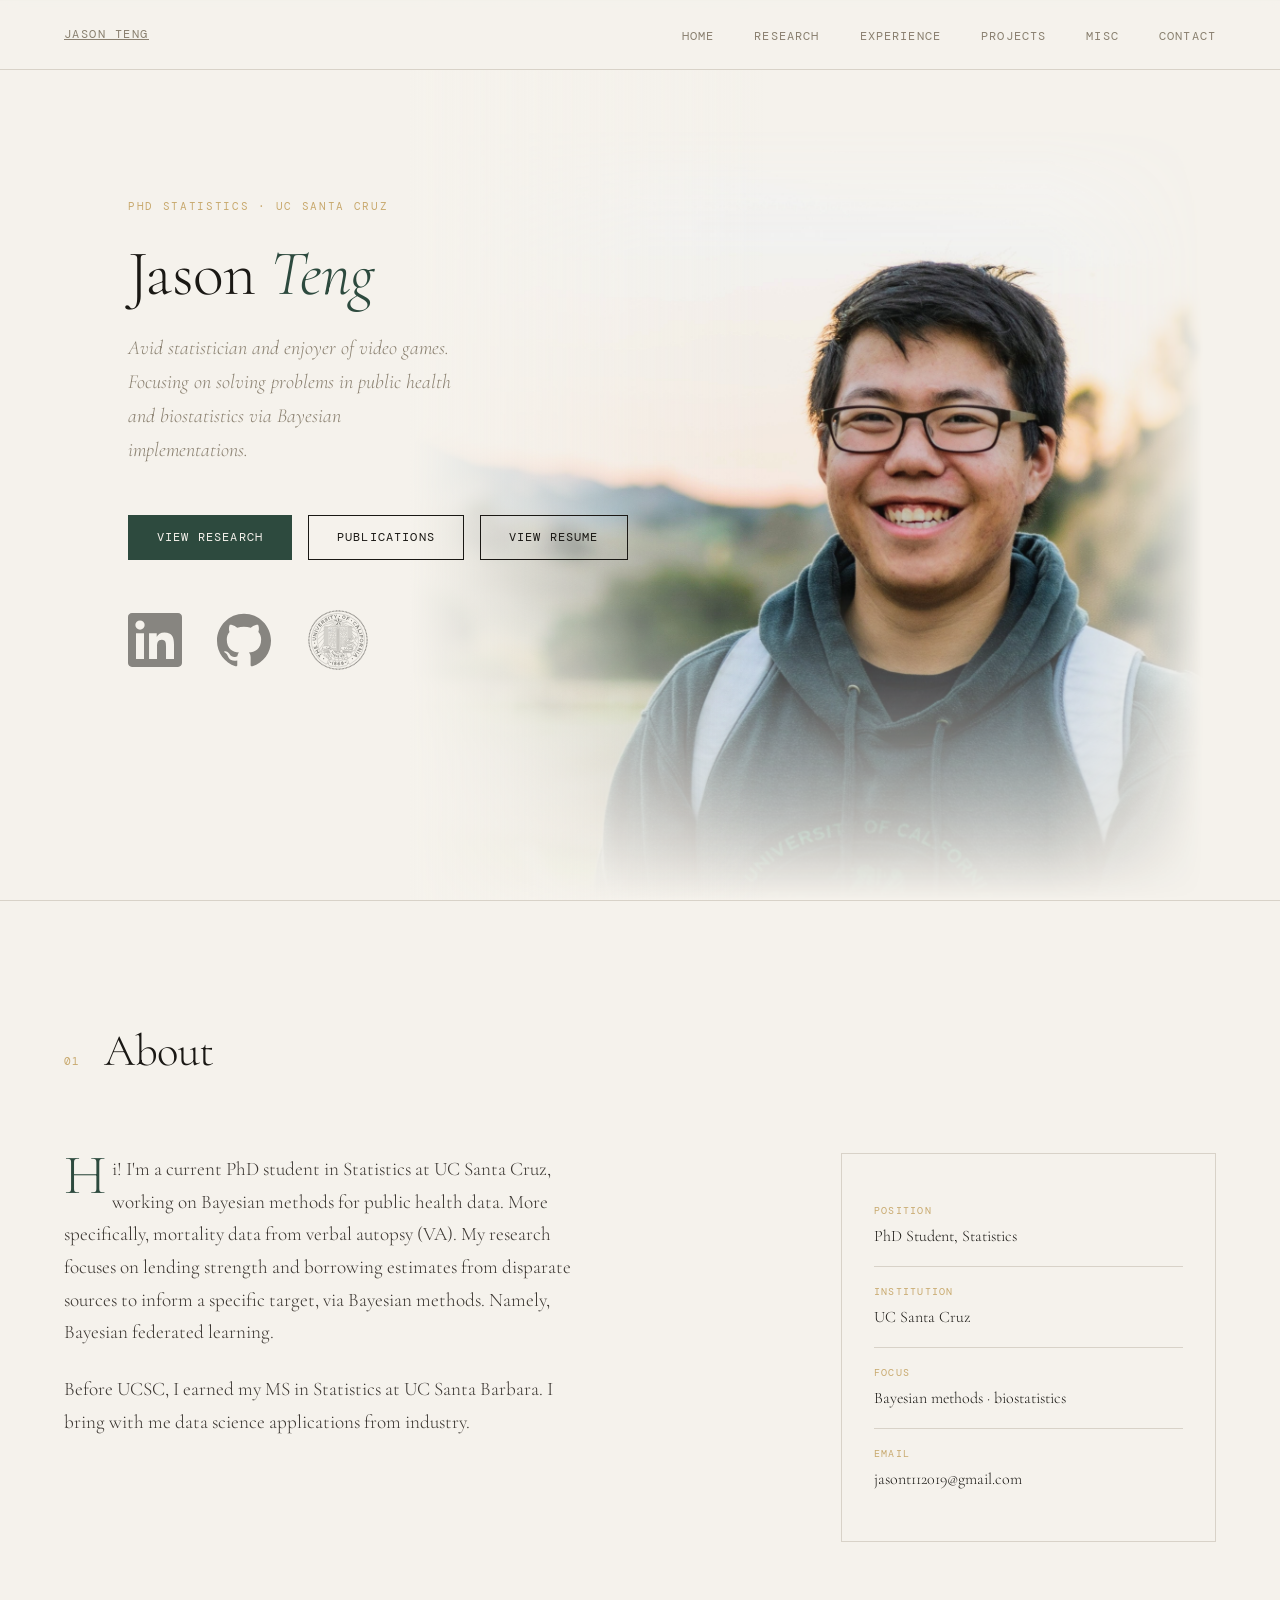
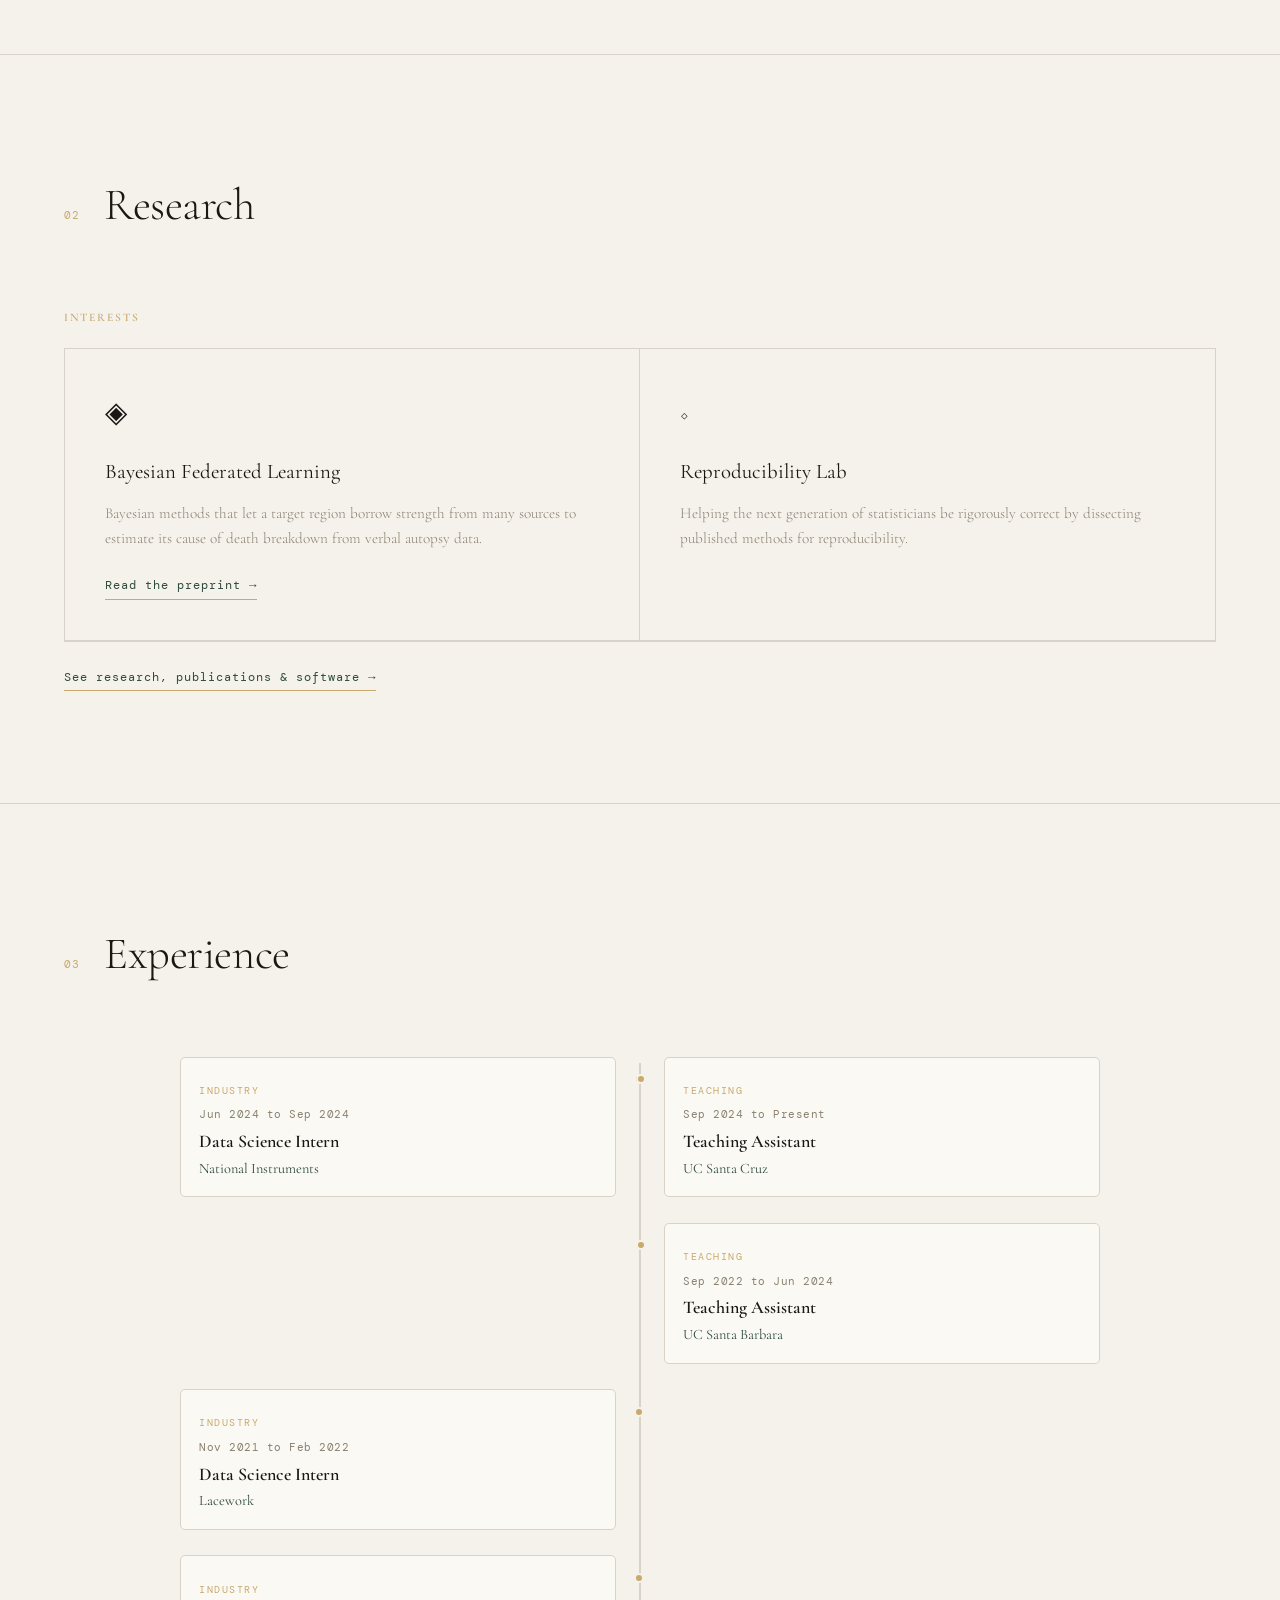
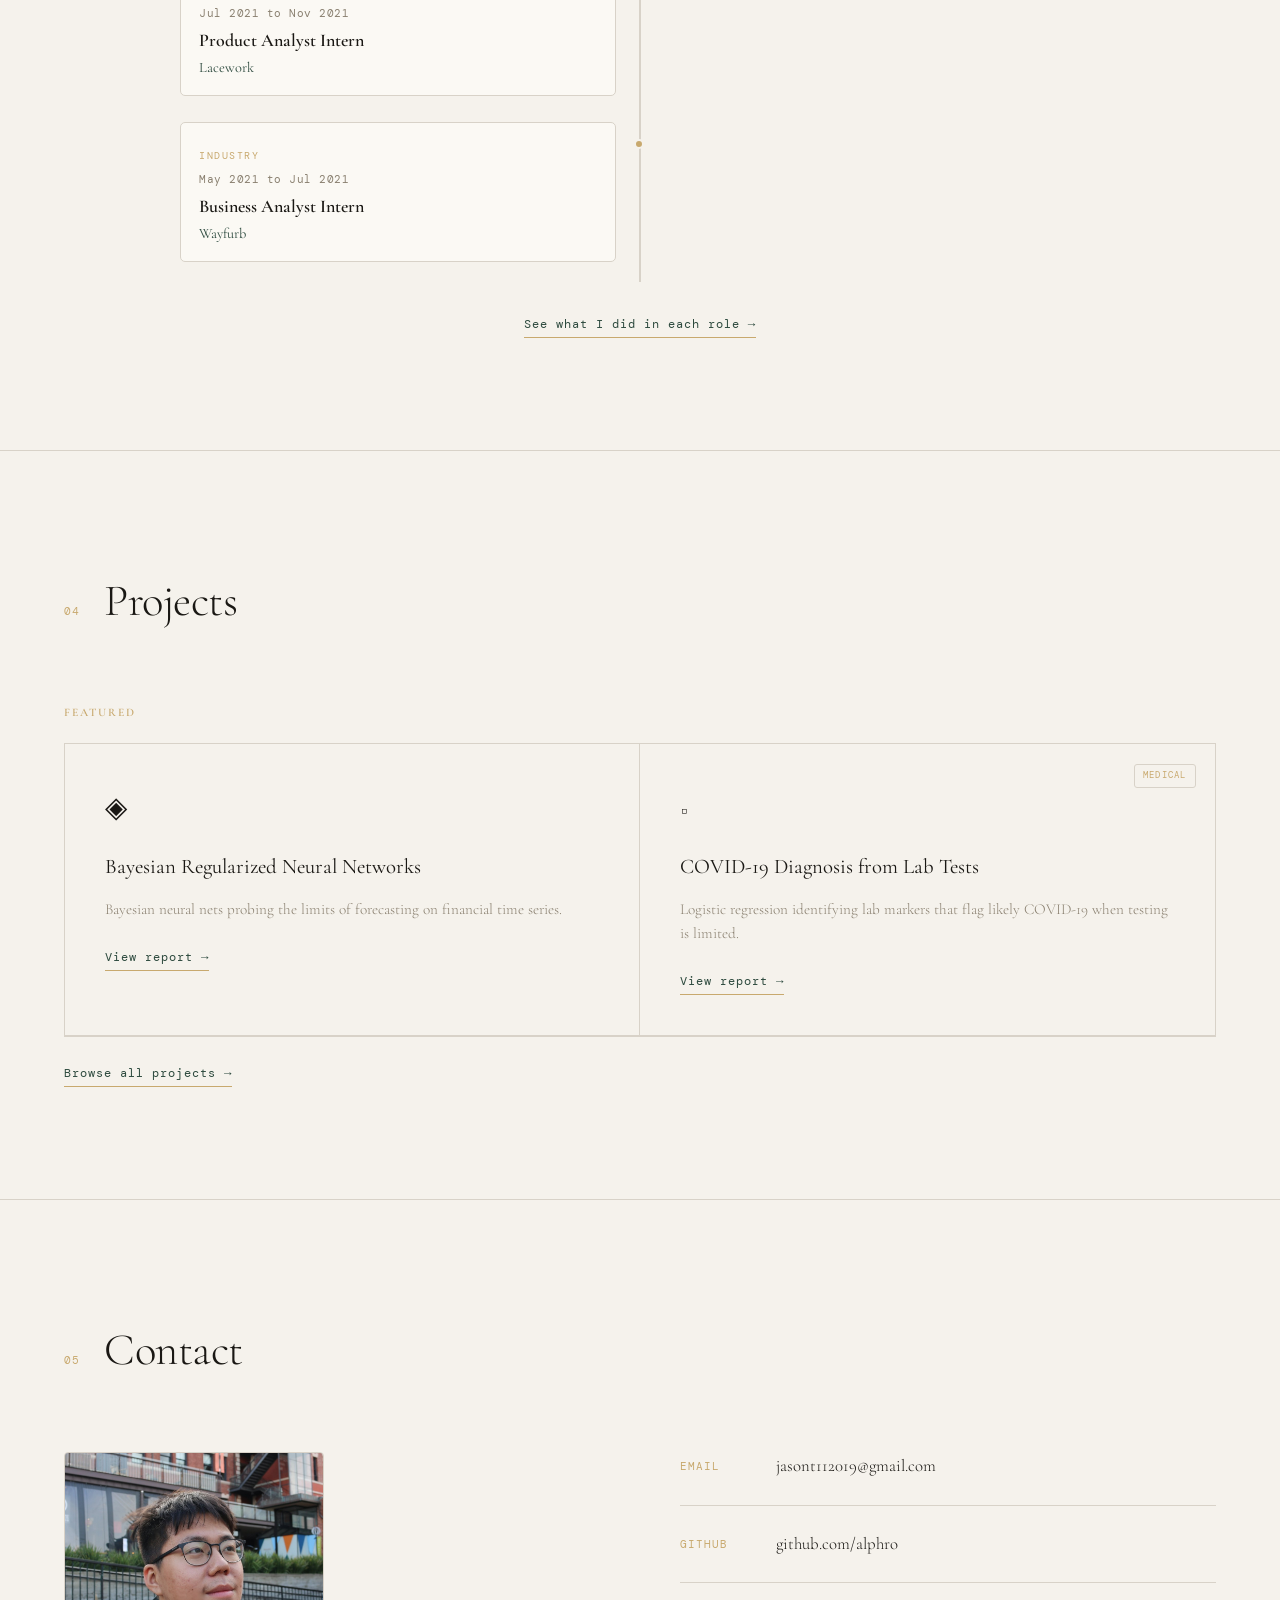
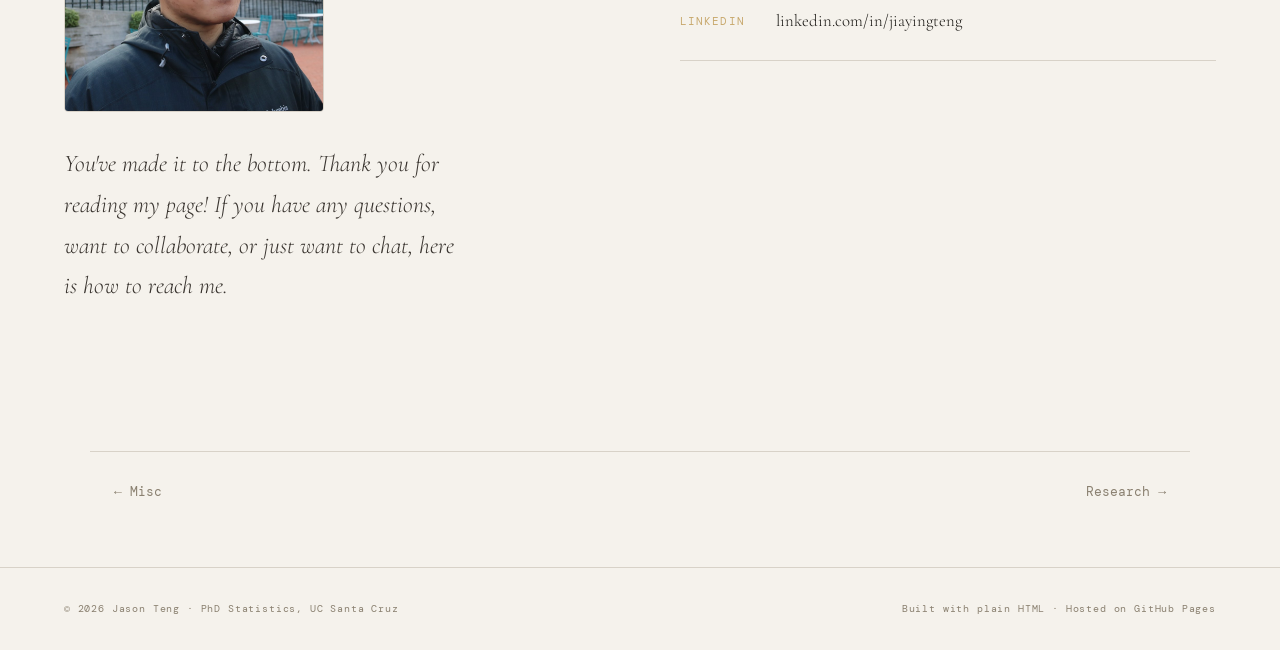
<file: index.html>
<!DOCTYPE html>
<html lang="en">
<head>
  <meta charset="UTF-8" />
  <meta name="viewport" content="width=device-width, initial-scale=1.0" />
  <title>Jason Teng · PhD Statistics, UC Santa Cruz</title>
  <link rel="preconnect" href="https://fonts.googleapis.com" />
  <link href="https://fonts.googleapis.com/css2?family=Cormorant+Garamond:ital,wght@0,300;0,400;0,600;1,300;1,400&family=DM+Mono:wght@300;400&display=swap" rel="stylesheet" />
  <link rel="stylesheet" href="assets/styles.css" />
</head>
<body>

<nav>
  <a class="nav-name" href="index.html">Jason Teng</a>
  <ul class="nav-links">
    <li><a href="index.html">Home</a></li>
    <li><a href="research.html">Research</a></li>
    <li><a href="experience.html">Experience</a></li>
    <li><a href="projects.html">Projects</a></li>
    <li><a href="misc.html">Misc</a></li>
    <li><a href="index.html#contact">Contact</a></li>
  </ul>
</nav>

<!-- HERO -->
<section class="hero">
  <div class="hero-photo fade-in">
    <img src="assets/img/hero.jpg" alt="Jason Teng" />
  </div>
  <div class="hero-left">
    <p class="hero-label fade-in">PhD Statistics · UC Santa Cruz</p>
    <h1 class="hero-name fade-in delay-1">Jason <em>Teng</em></h1>
    <p class="hero-tagline fade-in delay-2">Avid statistician and enjoyer of video games. Focusing on solving problems in public health and biostatistics via Bayesian implementations.</p>
    <div class="hero-ctas fade-in delay-3">
      <a href="research.html" class="btn btn-fill">View Research</a>
      <a href="research.html#publications" class="btn">Publications</a>
      <a href="resume.pdf" class="btn" target="_blank" rel="noopener">View Resume</a>
    </div>
    <div class="social-row fade-in delay-4">
      <a href="https://www.linkedin.com/in/jiayingteng/" target="_blank" rel="noopener" aria-label="LinkedIn"><img class="social-icon" src="assets/icons/linkedin.svg" alt="LinkedIn" /></a>
      <a href="https://github.com/alphro" target="_blank" rel="noopener" aria-label="GitHub"><img class="social-icon" src="assets/icons/github.svg" alt="GitHub" /></a>
      <a href="https://engineering.ucsc.edu/departments/statistics/" target="_blank" rel="noopener" aria-label="UC Santa Cruz Statistics"><img class="social-icon ucsc" src="assets/icons/ucsc.svg" alt="UC Santa Cruz Statistics" /></a>
    </div>
  </div>
</section>

<!-- ABOUT -->
<section id="about">
  <div class="section-header">
    <span class="section-number">01</span>
    <h2 class="section-title">About</h2>
  </div>
  <div class="about-grid">
    <div class="about-text">
      <p>Hi! I'm a current PhD student in Statistics at UC Santa Cruz, working on Bayesian methods for public health data. More specifically, mortality data from verbal autopsy (VA). My research focuses on lending strength and borrowing estimates from disparate sources to inform a specific target, via Bayesian methods. Namely, Bayesian federated learning.</p>
      <p>Before UCSC, I earned my MS in Statistics at UC Santa Barbara. I bring with me data science applications from industry.</p>
    </div>
    <div class="about-info">
      <div class="info-row"><span class="info-label">Position</span><span class="info-value">PhD Student, Statistics</span></div>
      <div class="info-row"><span class="info-label">Institution</span><span class="info-value">UC Santa Cruz</span></div>
      <div class="info-row"><span class="info-label">Focus</span><span class="info-value">Bayesian methods · biostatistics</span></div>
      <div class="info-row"><span class="info-label">Email</span><span class="info-value">jasont112019@gmail.com</span></div>
    </div>
  </div>
</section>

<!-- RESEARCH (preview) -->
<section id="research">
  <div class="section-header">
    <span class="section-number">02</span>
    <h2 class="section-title">Research</h2>
  </div>
  <span class="exp-cat">Interests</span>
  <div class="research-grid grid-2">
    <div class="research-card">
      <div class="card-icon">◈</div>
      <h3 class="card-title">Bayesian Federated Learning</h3>
      <p class="card-desc">Bayesian methods that let a target region borrow strength from many sources to estimate its cause of death breakdown from verbal autopsy data.</p>
      <a class="more-link" href="https://arxiv.org/abs/2505.02257" target="_blank" rel="noopener">Read the preprint &rarr;</a>
    </div>
    <div class="research-card">
      <div class="card-icon">◇</div>
      <h3 class="card-title">Reproducibility Lab</h3>
      <p class="card-desc">Helping the next generation of statisticians be rigorously correct by dissecting published methods for reproducibility.</p>
    </div>
  </div>
  <a class="more-link" href="research.html">See research, publications &amp; software &rarr;</a>
</section>

<!-- EXPERIENCE (preview timeline) -->
<section id="experience">
  <div class="section-header">
    <span class="section-number">03</span>
    <h2 class="section-title">Experience</h2>
  </div>
  <div class="dtl">
    <div class="dtl-cell c-left" style="grid-column:1;grid-row:1;"><div class="dtl-node"></div><div class="dtl-card">
      <span class="tml-tag">Industry</span>
      <div class="dtl-when">Jun 2024 to Sep 2024</div>
      <div class="dtl-role">Data Science Intern</div>
      <div class="dtl-org">National Instruments</div>
    </div></div>
    <div class="dtl-cell c-right" style="grid-column:2;grid-row:1;"><div class="dtl-node"></div><div class="dtl-card">
      <span class="tml-tag">Teaching</span>
      <div class="dtl-when">Sep 2024 to Present</div>
      <div class="dtl-role">Teaching Assistant</div>
      <div class="dtl-org">UC Santa Cruz</div>
    </div></div>
    <div class="dtl-cell c-right" style="grid-column:2;grid-row:2;"><div class="dtl-node"></div><div class="dtl-card">
      <span class="tml-tag">Teaching</span>
      <div class="dtl-when">Sep 2022 to Jun 2024</div>
      <div class="dtl-role">Teaching Assistant</div>
      <div class="dtl-org">UC Santa Barbara</div>
    </div></div>
    <div class="dtl-cell c-left" style="grid-column:1;grid-row:3;"><div class="dtl-node"></div><div class="dtl-card">
      <span class="tml-tag">Industry</span>
      <div class="dtl-when">Nov 2021 to Feb 2022</div>
      <div class="dtl-role">Data Science Intern</div>
      <div class="dtl-org">Lacework</div>
    </div></div>
    <div class="dtl-cell c-left" style="grid-column:1;grid-row:4;"><div class="dtl-node"></div><div class="dtl-card">
      <span class="tml-tag">Industry</span>
      <div class="dtl-when">Jul 2021 to Nov 2021</div>
      <div class="dtl-role">Product Analyst Intern</div>
      <div class="dtl-org">Lacework</div>
    </div></div>
    <div class="dtl-cell c-left" style="grid-column:1;grid-row:5;"><div class="dtl-node"></div><div class="dtl-card">
      <span class="tml-tag">Industry</span>
      <div class="dtl-when">May 2021 to Jul 2021</div>
      <div class="dtl-role">Business Analyst Intern</div>
      <div class="dtl-org">Wayfurb</div>
    </div></div>
  </div>
  <div style="text-align:center;"><a class="more-link" href="experience.html">See what I did in each role &rarr;</a></div>
</section>

<!-- PROJECTS (preview) -->
<section id="projects">
  <div class="section-header">
    <span class="section-number">04</span>
    <h2 class="section-title">Projects</h2>
  </div>
  <span class="exp-cat">Featured</span>
  <div class="research-grid grid-2">
    <a class="research-card" href="assets/docs/bayesian-regularized-neural-network.pdf" target="_blank" rel="noopener">
      <div class="card-icon">◈</div>
      <h3 class="card-title">Bayesian Regularized Neural Networks</h3>
      <p class="card-desc">Bayesian neural nets probing the limits of forecasting on financial time series.</p>
      <span class="more-link">View report &rarr;</span>
    </a>
    <a class="research-card" href="assets/docs/covid19-logistic-regression.pdf" target="_blank" rel="noopener">
      <span class="card-tag">Medical</span>
      <div class="card-icon">□</div>
      <h3 class="card-title">COVID-19 Diagnosis from Lab Tests</h3>
      <p class="card-desc">Logistic regression identifying lab markers that flag likely COVID-19 when testing is limited.</p>
      <span class="more-link">View report &rarr;</span>
    </a>
  </div>
  <a class="more-link" href="projects.html">Browse all projects &rarr;</a>
</section>

<!-- CONTACT -->
<section id="contact">
  <div class="section-header">
    <span class="section-number">05</span>
    <h2 class="section-title">Contact</h2>
  </div>
  <div class="contact-inner">
    <div class="contact-left">
      <div class="contact-photo"><img src="assets/img/about_p.jpg" alt="Jason Teng" /></div>
      <p class="contact-text">You've made it to the bottom. Thank you for reading my page! If you have any questions, want to collaborate, or just want to chat, here is how to reach me.</p>
    </div>
    <div class="contact-links">
      <a href="mailto:jasont112019@gmail.com" class="contact-link">
        <span class="contact-link-label">Email</span>
        <span class="contact-link-value">jasont112019@gmail.com</span>
      </a>
      <a href="https://github.com/alphro" class="contact-link">
        <span class="contact-link-label">GitHub</span>
        <span class="contact-link-value">github.com/alphro</span>
      </a>
      <a href="https://www.linkedin.com/in/jiayingteng/" target="_blank" rel="noopener" class="contact-link">
        <span class="contact-link-label">LinkedIn</span>
        <span class="contact-link-value">linkedin.com/in/jiayingteng</span>
      </a>
    </div>
  </div>
</section>

<div class="pager">
  <a href="misc.html">&larr; Misc</a>
  <a href="research.html">Research &rarr;</a>
</div>

<footer>
  <span class="footer-copy">© 2026 Jason Teng · PhD Statistics, UC Santa Cruz</span>
  <span class="footer-copy">Built with plain HTML · Hosted on GitHub Pages</span>
</footer>

</body>
</html>
</file>
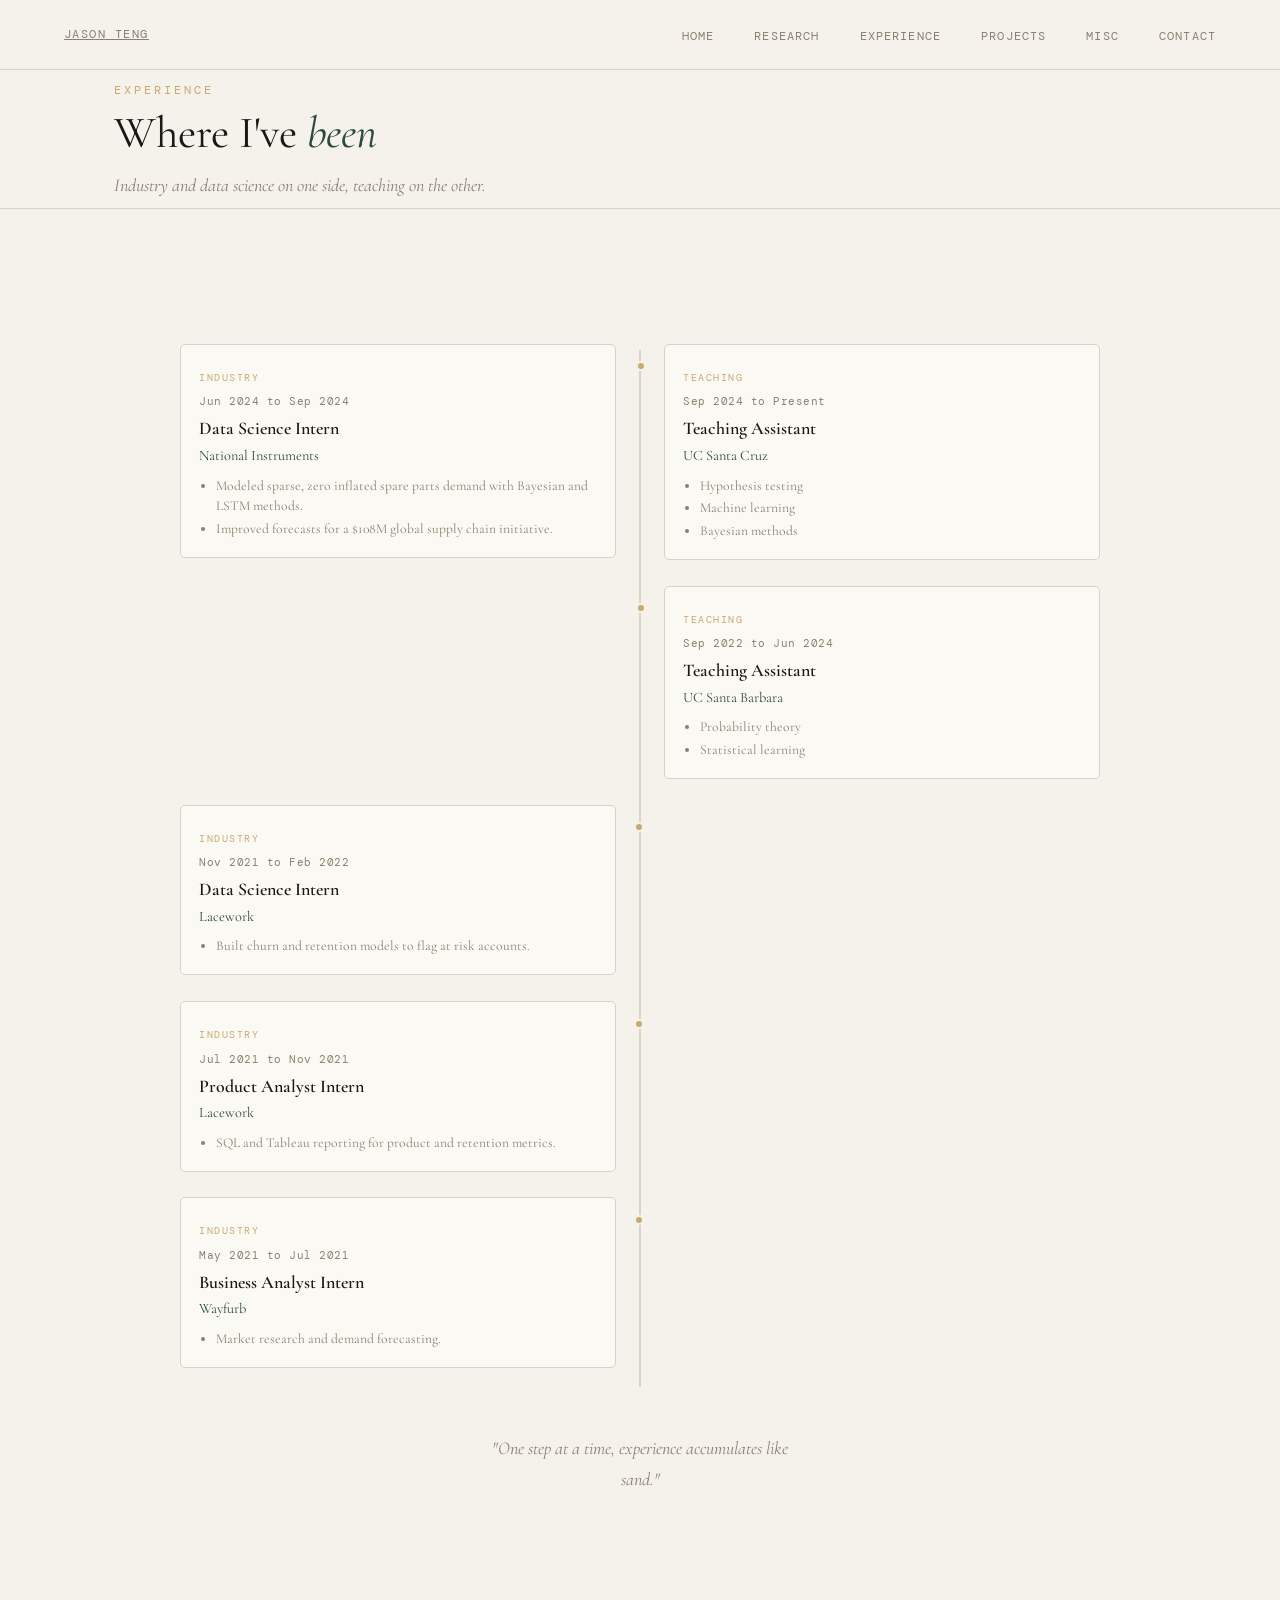
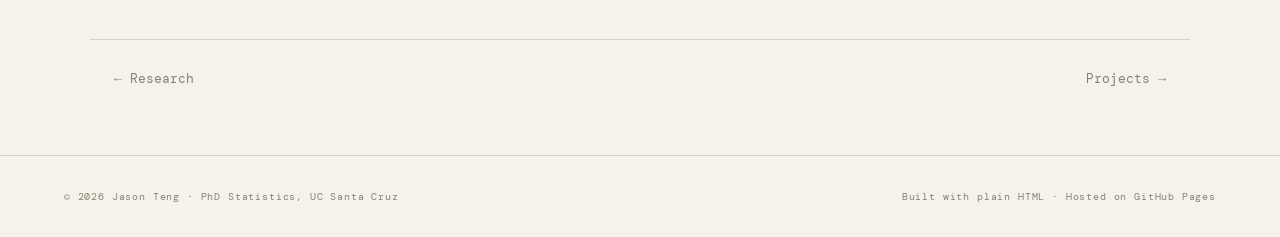
<file: experience.html>
<!DOCTYPE html>
<html lang="en">
<head>
  <meta charset="UTF-8" />
  <meta name="viewport" content="width=device-width, initial-scale=1.0" />
  <title>Experience · Jason Teng</title>
  <link rel="preconnect" href="https://fonts.googleapis.com" />
  <link href="https://fonts.googleapis.com/css2?family=Cormorant+Garamond:ital,wght@0,300;0,400;0,600;1,300;1,400&family=DM+Mono:wght@300;400&display=swap" rel="stylesheet" />
  <link rel="stylesheet" href="assets/styles.css" />
</head>
<body>

<nav>
  <a class="nav-name" href="index.html">Jason Teng</a>
  <ul class="nav-links">
    <li><a href="index.html">Home</a></li>
    <li><a href="research.html">Research</a></li>
    <li><a href="experience.html">Experience</a></li>
    <li><a href="projects.html">Projects</a></li>
    <li><a href="misc.html">Misc</a></li>
    <li><a href="index.html#contact">Contact</a></li>
  </ul>
</nav>

<div class="page-head">
  <p class="page-kicker">Experience</p>
  <h1 class="page-title">Where I've <em>been</em></h1>
  <p class="page-intro">Industry and data science on one side, teaching on the other.</p>
</div>

<section id="experience">
  <div class="dtl">
    <div class="dtl-cell c-left" style="grid-column:1;grid-row:1;"><div class="dtl-node"></div><div class="dtl-card">
      <span class="tml-tag">Industry</span>
      <div class="dtl-when">Jun 2024 to Sep 2024</div>
      <div class="dtl-role">Data Science Intern</div>
      <div class="dtl-org">National Instruments</div>
      <ul><li>Modeled sparse, zero inflated spare parts demand with Bayesian and LSTM methods.</li><li>Improved forecasts for a $108M global supply chain initiative.</li></ul>
    </div></div>
    <div class="dtl-cell c-right" style="grid-column:2;grid-row:1;"><div class="dtl-node"></div><div class="dtl-card">
      <span class="tml-tag">Teaching</span>
      <div class="dtl-when">Sep 2024 to Present</div>
      <div class="dtl-role">Teaching Assistant</div>
      <div class="dtl-org">UC Santa Cruz</div>
      <ul><li>Hypothesis testing</li><li>Machine learning</li><li>Bayesian methods</li></ul>
    </div></div>
    <div class="dtl-cell c-right" style="grid-column:2;grid-row:2;"><div class="dtl-node"></div><div class="dtl-card">
      <span class="tml-tag">Teaching</span>
      <div class="dtl-when">Sep 2022 to Jun 2024</div>
      <div class="dtl-role">Teaching Assistant</div>
      <div class="dtl-org">UC Santa Barbara</div>
      <ul><li>Probability theory</li><li>Statistical learning</li></ul>
    </div></div>
    <div class="dtl-cell c-left" style="grid-column:1;grid-row:3;"><div class="dtl-node"></div><div class="dtl-card">
      <span class="tml-tag">Industry</span>
      <div class="dtl-when">Nov 2021 to Feb 2022</div>
      <div class="dtl-role">Data Science Intern</div>
      <div class="dtl-org">Lacework</div>
      <ul><li>Built churn and retention models to flag at risk accounts.</li></ul>
    </div></div>
    <div class="dtl-cell c-left" style="grid-column:1;grid-row:4;"><div class="dtl-node"></div><div class="dtl-card">
      <span class="tml-tag">Industry</span>
      <div class="dtl-when">Jul 2021 to Nov 2021</div>
      <div class="dtl-role">Product Analyst Intern</div>
      <div class="dtl-org">Lacework</div>
      <ul><li>SQL and Tableau reporting for product and retention metrics.</li></ul>
    </div></div>
    <div class="dtl-cell c-left" style="grid-column:1;grid-row:5;"><div class="dtl-node"></div><div class="dtl-card">
      <span class="tml-tag">Industry</span>
      <div class="dtl-when">May 2021 to Jul 2021</div>
      <div class="dtl-role">Business Analyst Intern</div>
      <div class="dtl-org">Wayfurb</div>
      <ul><li>Market research and demand forecasting.</li></ul>
    </div></div>
  </div>
  <p class="exp-quote">"One step at a time, experience accumulates like sand."</p>
</section>

<div class="pager">
  <a href="research.html">&larr; Research</a>
  <a href="projects.html">Projects &rarr;</a>
</div>

<footer>
  <span class="footer-copy">© 2026 Jason Teng · PhD Statistics, UC Santa Cruz</span>
  <span class="footer-copy">Built with plain HTML · Hosted on GitHub Pages</span>
</footer>

</body>
</html>
</file>
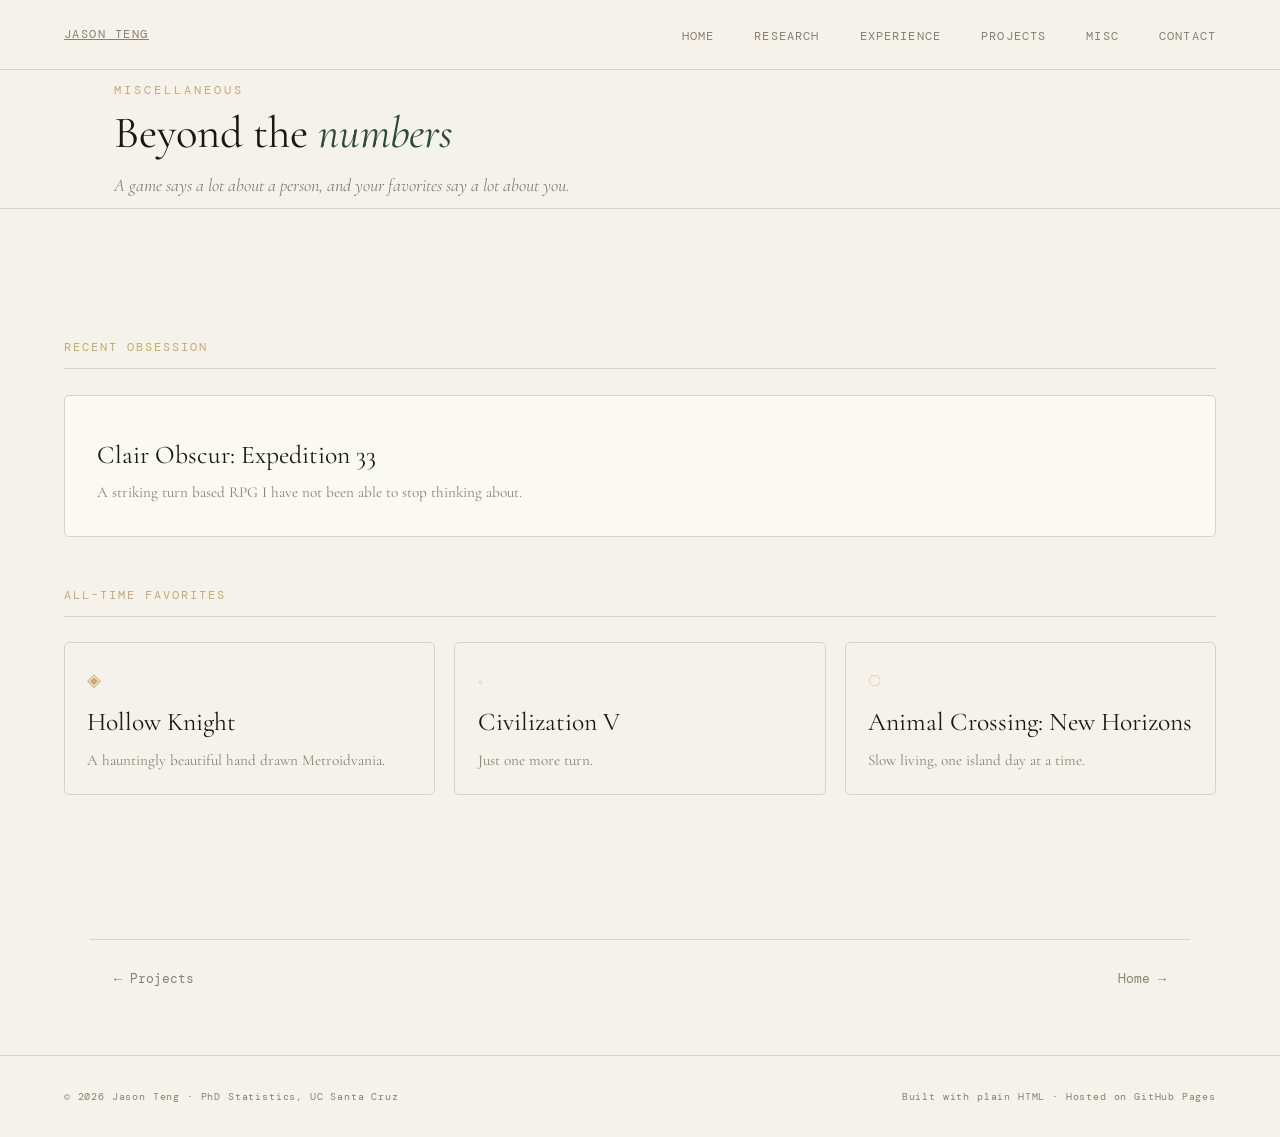
<file: misc.html>
<!DOCTYPE html>
<html lang="en">
<head>
  <meta charset="UTF-8" />
  <meta name="viewport" content="width=device-width, initial-scale=1.0" />
  <title>Misc · Jason Teng</title>
  <link rel="preconnect" href="https://fonts.googleapis.com" />
  <link href="https://fonts.googleapis.com/css2?family=Cormorant+Garamond:ital,wght@0,300;0,400;0,600;1,300;1,400&family=DM+Mono:wght@300;400&display=swap" rel="stylesheet" />
  <link rel="stylesheet" href="assets/styles.css" />
</head>
<body>

<nav>
  <a class="nav-name" href="index.html">Jason Teng</a>
  <ul class="nav-links">
    <li><a href="index.html">Home</a></li>
    <li><a href="research.html">Research</a></li>
    <li><a href="experience.html">Experience</a></li>
    <li><a href="projects.html">Projects</a></li>
    <li><a href="misc.html">Misc</a></li>
    <li><a href="index.html#contact">Contact</a></li>
  </ul>
</nav>

<div class="page-head">
  <p class="page-kicker">Miscellaneous</p>
  <h1 class="page-title">Beyond the <em>numbers</em></h1>
  <p class="page-intro">A game says a lot about a person, and your favorites say a lot about you.</p>
</div>

<section>
  <div class="g-block" style="margin-top:1rem;">
    <div class="g-block-title">Recent Obsession</div>
    <div class="feature">
      <div class="g-name">Clair Obscur: Expedition 33</div>
      <div class="g-note">A striking turn based RPG I have not been able to stop thinking about.</div>
    </div>
  </div>

  <div class="g-block">
    <div class="g-block-title">All-Time Favorites</div>
    <div class="g-grid">
      <div class="g-card">
        <div class="g-mark">◈</div>
        <div class="g-name">Hollow Knight</div>
        <div class="g-note">A hauntingly beautiful hand drawn Metroidvania.</div>
      </div>
      <div class="g-card">
        <div class="g-mark">◇</div>
        <div class="g-name">Civilization V</div>
        <div class="g-note">Just one more turn.</div>
      </div>
      <div class="g-card">
        <div class="g-mark">○</div>
        <div class="g-name">Animal Crossing: New Horizons</div>
        <div class="g-note">Slow living, one island day at a time.</div>
      </div>
    </div>
  </div>
</section>

<div class="pager">
  <a href="projects.html">&larr; Projects</a>
  <a href="index.html">Home &rarr;</a>
</div>

<footer>
  <span class="footer-copy">© 2026 Jason Teng · PhD Statistics, UC Santa Cruz</span>
  <span class="footer-copy">Built with plain HTML · Hosted on GitHub Pages</span>
</footer>

</body>
</html>
</file>
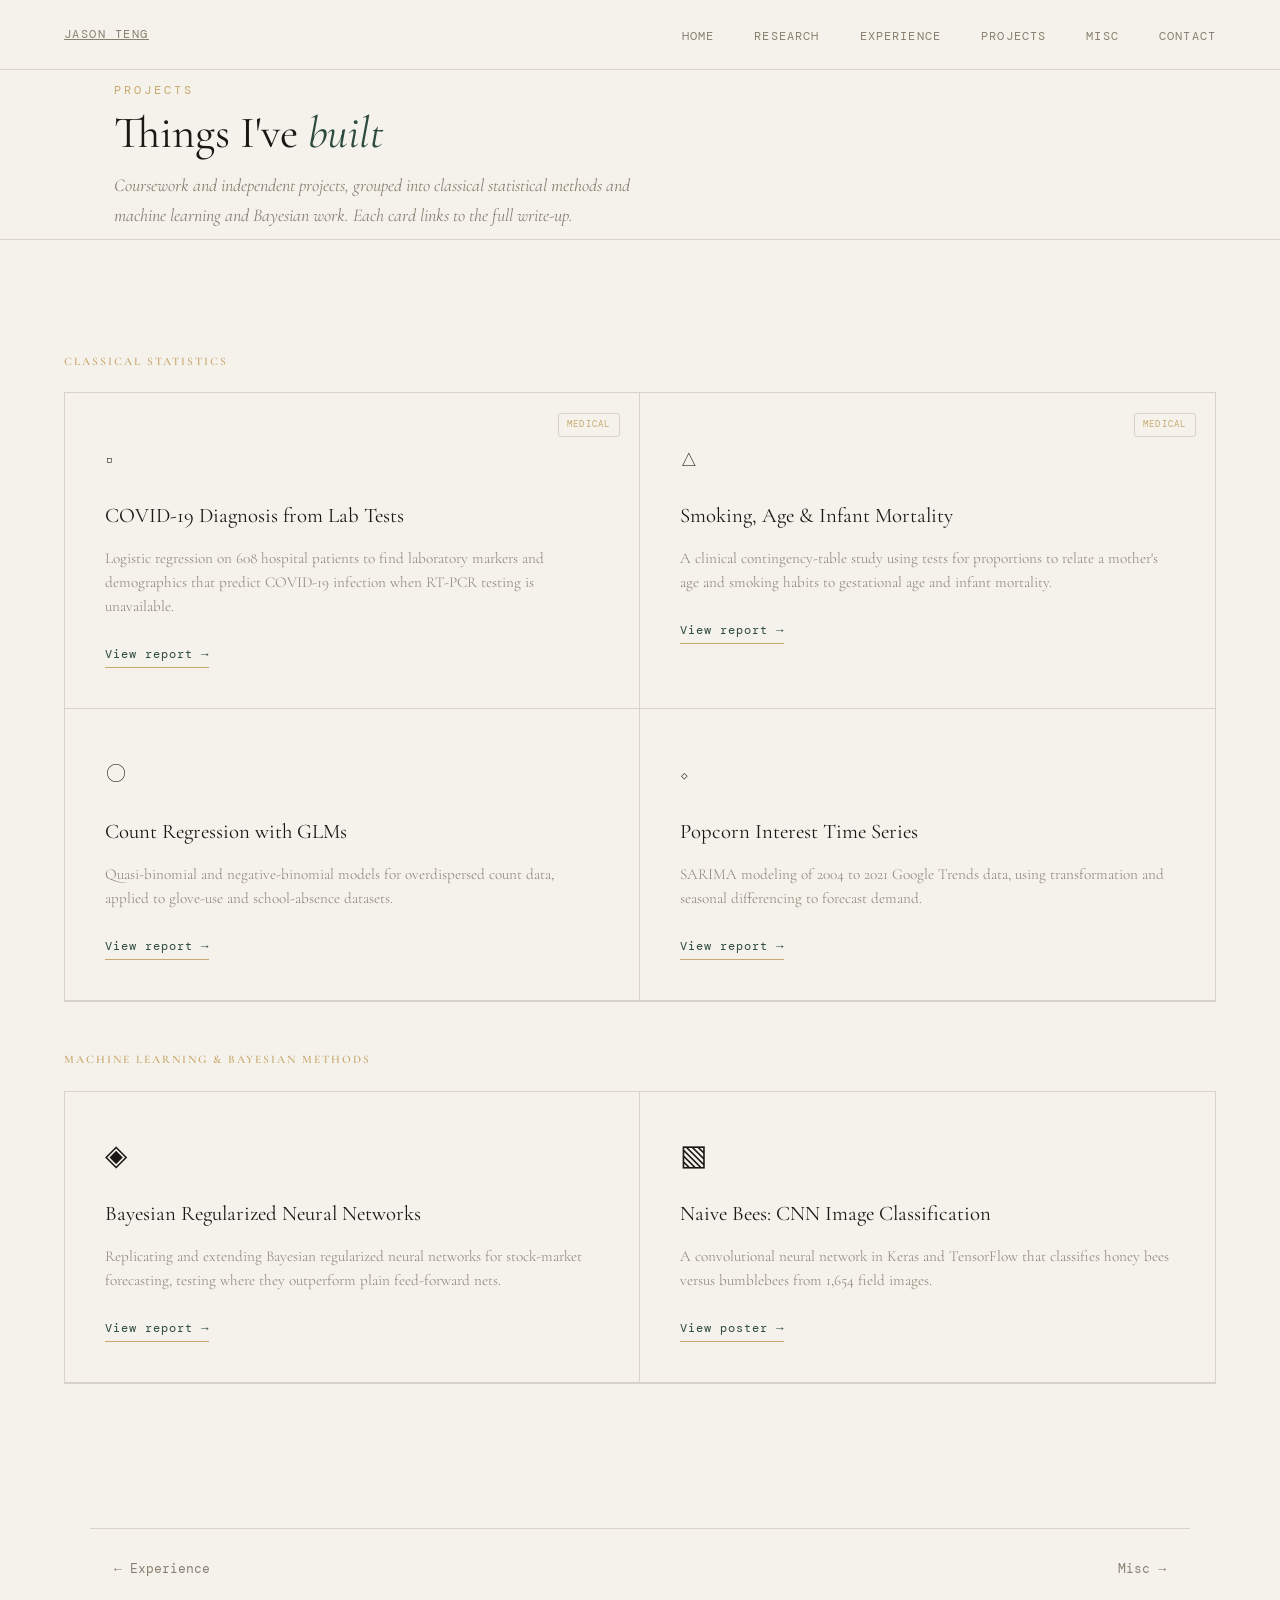
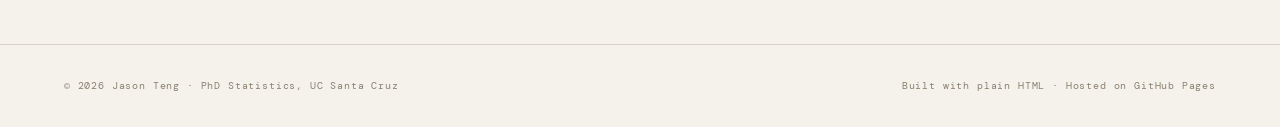
<file: projects.html>
<!DOCTYPE html>
<html lang="en">
<head>
  <meta charset="UTF-8" />
  <meta name="viewport" content="width=device-width, initial-scale=1.0" />
  <title>Projects · Jason Teng</title>
  <link rel="preconnect" href="https://fonts.googleapis.com" />
  <link href="https://fonts.googleapis.com/css2?family=Cormorant+Garamond:ital,wght@0,300;0,400;0,600;1,300;1,400&family=DM+Mono:wght@300;400&display=swap" rel="stylesheet" />
  <link rel="stylesheet" href="assets/styles.css" />
</head>
<body>

<nav>
  <a class="nav-name" href="index.html">Jason Teng</a>
  <ul class="nav-links">
    <li><a href="index.html">Home</a></li>
    <li><a href="research.html">Research</a></li>
    <li><a href="experience.html">Experience</a></li>
    <li><a href="projects.html">Projects</a></li>
    <li><a href="misc.html">Misc</a></li>
    <li><a href="index.html#contact">Contact</a></li>
  </ul>
</nav>

<div class="page-head">
  <p class="page-kicker">Projects</p>
  <h1 class="page-title">Things I've <em>built</em></h1>
  <p class="page-intro">Coursework and independent projects, grouped into classical statistical methods and machine learning and Bayesian work. Each card links to the full write-up.</p>
</div>

<section id="projects">
  <span class="exp-cat">Classical Statistics</span>
  <div class="research-grid grid-2">
    <a class="research-card" href="assets/docs/covid19-logistic-regression.pdf" target="_blank" rel="noopener">
      <span class="card-tag">Medical</span>
      <div class="card-icon">□</div>
      <h3 class="card-title">COVID-19 Diagnosis from Lab Tests</h3>
      <p class="card-desc">Logistic regression on 608 hospital patients to find laboratory markers and demographics that predict COVID-19 infection when RT-PCR testing is unavailable.</p>
      <span class="more-link">View report &rarr;</span>
    </a>
    <a class="research-card" href="assets/docs/infant-mortality-analysis.pdf" target="_blank" rel="noopener">
      <span class="card-tag">Medical</span>
      <div class="card-icon">△</div>
      <h3 class="card-title">Smoking, Age &amp; Infant Mortality</h3>
      <p class="card-desc">A clinical contingency-table study using tests for proportions to relate a mother's age and smoking habits to gestational age and infant mortality.</p>
      <span class="more-link">View report &rarr;</span>
    </a>
    <a class="research-card" href="assets/docs/count-regression-glms.pdf" target="_blank" rel="noopener">
      <div class="card-icon">○</div>
      <h3 class="card-title">Count Regression with GLMs</h3>
      <p class="card-desc">Quasi-binomial and negative-binomial models for overdispersed count data, applied to glove-use and school-absence datasets.</p>
      <span class="more-link">View report &rarr;</span>
    </a>
    <a class="research-card" href="assets/docs/popcorn-time-series.pdf" target="_blank" rel="noopener">
      <div class="card-icon">◇</div>
      <h3 class="card-title">Popcorn Interest Time Series</h3>
      <p class="card-desc">SARIMA modeling of 2004 to 2021 Google Trends data, using transformation and seasonal differencing to forecast demand.</p>
      <span class="more-link">View report &rarr;</span>
    </a>
  </div>

  <span class="exp-cat" style="display:block; margin-top:3rem;">Machine Learning &amp; Bayesian Methods</span>
  <div class="research-grid grid-2">
    <a class="research-card" href="assets/docs/bayesian-regularized-neural-network.pdf" target="_blank" rel="noopener">
      <div class="card-icon">◈</div>
      <h3 class="card-title">Bayesian Regularized Neural Networks</h3>
      <p class="card-desc">Replicating and extending Bayesian regularized neural networks for stock-market forecasting, testing where they outperform plain feed-forward nets.</p>
      <span class="more-link">View report &rarr;</span>
    </a>
    <a class="research-card" href="assets/img/bees.png" target="_blank" rel="noopener">
      <div class="card-icon">▧</div>
      <h3 class="card-title">Naive Bees: CNN Image Classification</h3>
      <p class="card-desc">A convolutional neural network in Keras and TensorFlow that classifies honey bees versus bumblebees from 1,654 field images.</p>
      <span class="more-link">View poster &rarr;</span>
    </a>
  </div>
</section>

<div class="pager">
  <a href="experience.html">&larr; Experience</a>
  <a href="misc.html">Misc &rarr;</a>
</div>

<footer>
  <span class="footer-copy">© 2026 Jason Teng · PhD Statistics, UC Santa Cruz</span>
  <span class="footer-copy">Built with plain HTML · Hosted on GitHub Pages</span>
</footer>

</body>
</html>
</file>
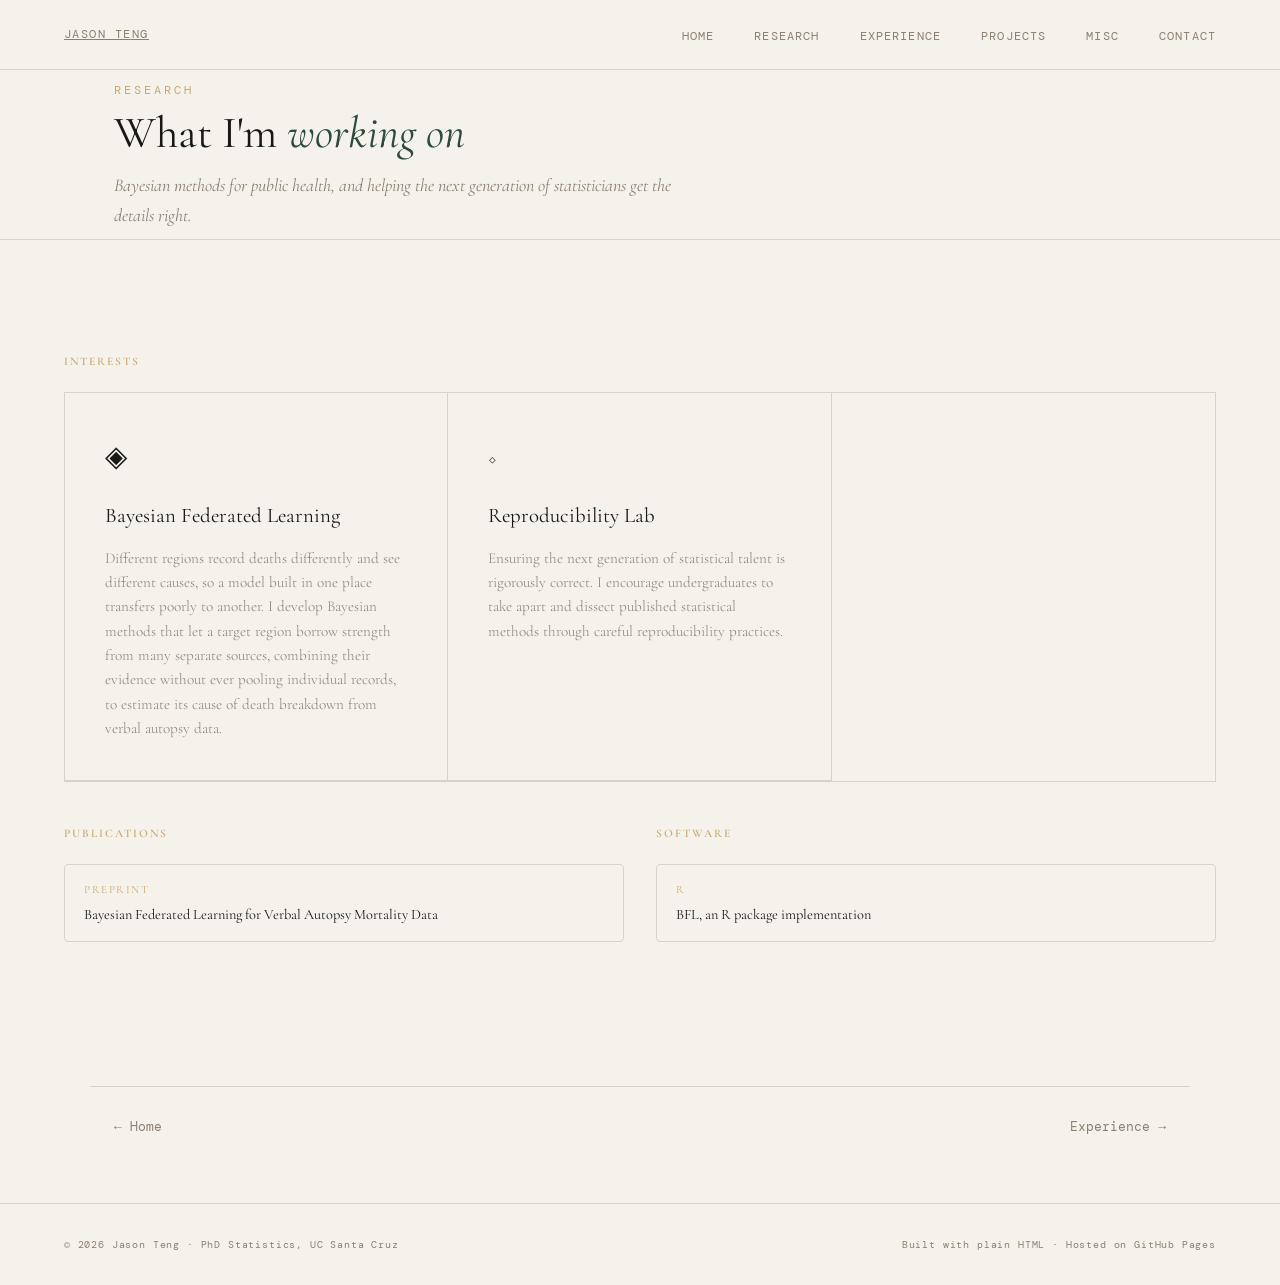
<file: research.html>
<!DOCTYPE html>
<html lang="en">
<head>
  <meta charset="UTF-8" />
  <meta name="viewport" content="width=device-width, initial-scale=1.0" />
  <title>Research · Jason Teng</title>
  <link rel="preconnect" href="https://fonts.googleapis.com" />
  <link href="https://fonts.googleapis.com/css2?family=Cormorant+Garamond:ital,wght@0,300;0,400;0,600;1,300;1,400&family=DM+Mono:wght@300;400&display=swap" rel="stylesheet" />
  <link rel="stylesheet" href="assets/styles.css" />
</head>
<body>

<nav>
  <a class="nav-name" href="index.html">Jason Teng</a>
  <ul class="nav-links">
    <li><a href="index.html">Home</a></li>
    <li><a href="research.html">Research</a></li>
    <li><a href="experience.html">Experience</a></li>
    <li><a href="projects.html">Projects</a></li>
    <li><a href="misc.html">Misc</a></li>
    <li><a href="index.html#contact">Contact</a></li>
  </ul>
</nav>

<div class="page-head">
  <p class="page-kicker">Research</p>
  <h1 class="page-title">What I'm <em>working on</em></h1>
  <p class="page-intro">Bayesian methods for public health, and helping the next generation of statisticians get the details right.</p>
</div>

<section id="research">
  <span class="exp-cat">Interests</span>
  <div class="research-grid">
    <div class="research-card">
      <div class="card-icon">◈</div>
      <h3 class="card-title">Bayesian Federated Learning</h3>
      <p class="card-desc">Different regions record deaths differently and see different causes, so a model built in one place transfers poorly to another. I develop Bayesian methods that let a target region borrow strength from many separate sources, combining their evidence without ever pooling individual records, to estimate its cause of death breakdown from verbal autopsy data.</p>
    </div>
    <div class="research-card">
      <div class="card-icon">◇</div>
      <h3 class="card-title">Reproducibility Lab</h3>
      <p class="card-desc">Ensuring the next generation of statistical talent is rigorously correct. I encourage undergraduates to take apart and dissect published statistical methods through careful reproducibility practices.</p>
    </div>
  </div>

  <div class="rsrch-cols" id="publications">
    <div>
      <span class="exp-cat">Publications</span>
      <a class="out-link" href="https://arxiv.org/abs/2505.02257" target="_blank" rel="noopener">
        <span class="out-kind">Preprint</span>
        <span class="out-title">Bayesian Federated Learning for Verbal Autopsy Mortality Data</span>
      </a>
    </div>
    <div>
      <span class="exp-cat">Software</span>
      <a class="out-link" href="https://github.com/alphro/BFL" target="_blank" rel="noopener">
        <span class="out-kind">R</span>
        <span class="out-title">BFL, an R package implementation</span>
      </a>
    </div>
  </div>
</section>

<div class="pager">
  <a href="index.html">&larr; Home</a>
  <a href="experience.html">Experience &rarr;</a>
</div>

<footer>
  <span class="footer-copy">© 2026 Jason Teng · PhD Statistics, UC Santa Cruz</span>
  <span class="footer-copy">Built with plain HTML · Hosted on GitHub Pages</span>
</footer>

</body>
</html>
</file>
<file: assets/styles.css>
*, *::before, *::after { box-sizing: border-box; margin: 0; padding: 0; }

    :root {
      --ink: #1a1814;
      --paper: #f5f2ec;
      --warm: #c8a96e;
      --muted: #8a8070;
      --line: #d8d2c8;
      --accent: #2d4a3e;
    }

    html { scroll-behavior: smooth; }

    body {
      background: var(--paper);
      color: var(--ink);
      font-family: 'Cormorant Garamond', Georgia, serif;
      font-size: 18px;
      line-height: 1.7;
      overflow-x: hidden;
    }

    /* ── NAV ── */
    nav {
      position: fixed;
      top: 0; left: 0; right: 0;
      z-index: 100;
      display: flex;
      justify-content: space-between;
      align-items: center;
      padding: 1.2rem 4rem;
      background: rgba(245, 242, 236, 0.92);
      backdrop-filter: blur(8px);
      border-bottom: 1px solid var(--line);
    }

    .nav-name {
      font-family: 'DM Mono', monospace;
      font-size: 0.78rem;
      letter-spacing: 0.12em;
      text-transform: uppercase;
      color: var(--muted);
    }

    .nav-links {
      display: flex;
      gap: 2.5rem;
      list-style: none;
    }

    .nav-links a {
      font-family: 'DM Mono', monospace;
      font-size: 0.72rem;
      letter-spacing: 0.1em;
      text-transform: uppercase;
      color: var(--muted);
      text-decoration: none;
      transition: color 0.2s;
    }

    .nav-links a:hover { color: var(--ink); }

    /* ── HERO ── */
    .hero {
      position: relative;
      min-height: 100vh;
      display: flex;
      align-items: center;
      padding-top: 80px;
      overflow: hidden;
    }

    /* paper wash on the left so overlaid text stays readable over the photo */
    .hero::before {
      content: "";
      position: absolute;
      inset: 0;
      z-index: 1;
      pointer-events: none;
      background: linear-gradient(to right,
        var(--paper) 0%,
        var(--paper) 32%,
        rgba(245,242,236,0.5) 46%,
        transparent 60%);
    }

    .hero-left {
      position: relative;
      z-index: 2;
      max-width: 660px;
      padding: 4rem 4rem 4rem 5vw;
      display: flex;
      flex-direction: column;
      justify-content: center;
    }

    .hero-label {
      font-family: 'DM Mono', monospace;
      font-size: 0.7rem;
      letter-spacing: 0.15em;
      text-transform: uppercase;
      color: var(--warm);
      margin-bottom: 1.5rem;
    }

    .hero-name {
      font-size: clamp(3rem, 5vw, 5.5rem);
      font-weight: 300;
      line-height: 1.05;
      letter-spacing: -0.01em;
      margin-bottom: 1.5rem;
    }

    .hero-name em {
      font-style: italic;
      color: var(--accent);
    }

    .hero-tagline {
      font-size: 1.25rem;
      font-weight: 300;
      color: var(--muted);
      max-width: 36ch;
      margin-bottom: 3rem;
      font-style: italic;
    }

    .hero-ctas {
      display: flex;
      gap: 1rem;
      flex-wrap: wrap;
    }

    .btn {
      font-family: 'DM Mono', monospace;
      font-size: 0.72rem;
      letter-spacing: 0.1em;
      text-transform: uppercase;
      text-decoration: none;
      padding: 0.75rem 1.75rem;
      border: 1px solid var(--ink);
      color: var(--ink);
      transition: all 0.2s;
      cursor: pointer;
    }

    .btn:hover {
      background: var(--ink);
      color: var(--paper);
    }

    .btn-fill {
      background: var(--accent);
      border-color: var(--accent);
      color: var(--paper);
    }

    .btn-fill:hover {
      background: var(--ink);
      border-color: var(--ink);
    }

    .hero-right {
      padding: 6rem 3rem 3rem;
      display: flex;
      flex-direction: column;
      justify-content: center;
      align-items: center;
      gap: 2.5rem;
    }

    .stat-block {
      border-left: 2px solid var(--warm);
      padding-left: 1.5rem;
    }

    .stat-number {
      font-size: 3.5rem;
      font-weight: 300;
      line-height: 1;
      color: var(--accent);
    }

    .stat-label {
      font-family: 'DM Mono', monospace;
      font-size: 0.68rem;
      letter-spacing: 0.12em;
      text-transform: uppercase;
      color: var(--muted);
      margin-top: 0.25rem;
    }

    /* ── SECTIONS ── */
    section {
      padding: 7rem 4rem;
      border-top: 1px solid var(--line);
    }

    .section-header {
      display: flex;
      align-items: baseline;
      gap: 1.5rem;
      margin-bottom: 4rem;
    }

    .section-number {
      font-family: 'DM Mono', monospace;
      font-size: 0.68rem;
      color: var(--warm);
      letter-spacing: 0.1em;
    }

    .section-title {
      font-size: 2.8rem;
      font-weight: 300;
      letter-spacing: -0.01em;
    }

    /* ── ABOUT ── */
    .about-grid {
      display: grid;
      grid-template-columns: 1.9fr 1fr;
      gap: 4rem;
      align-items: start;
    }

    .about-text p {
      font-size: 1.2rem;
      font-weight: 300;
      color: #3a3530;
      margin-bottom: 1.5rem;
      max-width: 58ch;
    }

    .about-text p:first-child::first-letter {
      font-size: 3.5rem;
      float: left;
      line-height: 0.8;
      margin-right: 0.1em;
      color: var(--accent);
    }

    .about-photo-wrap {
      display: flex;
      flex-direction: column;
      gap: 1.5rem;
    }

    .photo-frame {
      width: 100%;
      aspect-ratio: 3 / 4;
      background: #e8e2d8;
      border: 1px solid var(--line);
      display: flex;
      flex-direction: column;
      align-items: center;
      justify-content: center;
      gap: 0.75rem;
      overflow: hidden;
    }

    .photo-frame img {
      width: 100%;
      height: 100%;
      object-fit: cover;
      display: block;
    }

    .photo-placeholder-icon {
      font-size: 3rem;
      opacity: 0.25;
    }

    .photo-placeholder-text {
      font-family: 'DM Mono', monospace;
      font-size: 0.65rem;
      letter-spacing: 0.1em;
      text-transform: uppercase;
      color: var(--muted);
      opacity: 0.6;
      text-align: center;
      line-height: 1.8;
    }

    .about-info {
      border: 1px solid var(--line);
      padding: 2rem;
    }

    .info-row {
      display: flex;
      flex-direction: column;
      padding: 1rem 0;
      border-bottom: 1px solid var(--line);
    }

    .info-row:last-child { border-bottom: none; }

    .info-label {
      font-family: 'DM Mono', monospace;
      font-size: 0.65rem;
      letter-spacing: 0.12em;
      text-transform: uppercase;
      color: var(--warm);
      margin-bottom: 0.2rem;
    }

    .info-value {
      font-size: 1rem;
      font-weight: 300;
    }

    /* ── RESEARCH ── */
    .research-grid {
      display: grid;
      grid-template-columns: repeat(3, 1fr);
      gap: 0;
      border: 1px solid var(--line);
    }

    .research-card {
      padding: 2.5rem;
      border-right: 1px solid var(--line);
      border-bottom: 1px solid var(--line);
      transition: background 0.2s;
    }

    .research-card:hover { background: #efe9df; }

    .research-card:nth-child(3n) { border-right: none; }

    .card-icon {
      font-size: 1.8rem;
      margin-bottom: 1rem;
    }

    .card-title {
      font-size: 1.3rem;
      font-weight: 400;
      margin-bottom: 0.75rem;
    }

    .card-desc {
      font-size: 0.95rem;
      font-weight: 300;
      color: var(--muted);
      line-height: 1.6;
    }

    /* clickable project cards + tags + 2-up grid */
    a.research-card { text-decoration: none; color: inherit; display: block; }
    .research-card { position: relative; }
    .card-tag {
      position: absolute; top: 1.2rem; right: 1.2rem;
      font-family: 'DM Mono', monospace; font-size: 0.58rem;
      letter-spacing: 0.14em; text-transform: uppercase;
      color: var(--warm); border: 1px solid var(--line);
      padding: 0.2rem 0.5rem; border-radius: 3px;
    }
    .research-grid.grid-2 { grid-template-columns: repeat(2, 1fr); }
    .research-grid.grid-2 .research-card:nth-child(3n) { border-right: 1px solid var(--line); }
    .research-grid.grid-2 .research-card:nth-child(2n) { border-right: none; }

    /* social / affiliation icon row under the hero CTAs */
    .social-row { display: flex; gap: 2.2rem; align-items: center; margin-top: 3rem; }
    .social-row a { line-height: 0; }
    .social-icon { height: 54px; width: auto; display: block; opacity: 0.5; transition: opacity 0.2s; }
    .social-icon.ucsc { height: 64px; }
    .social-row a:hover .social-icon { opacity: 1; }

    /* ── PUBLICATIONS ── */
    .pub-list {
      display: flex;
      flex-direction: column;
      gap: 0;
    }

    .pub-item {
      display: grid;
      grid-template-columns: 80px 1fr auto;
      gap: 2rem;
      align-items: start;
      padding: 2.5rem 0;
      border-bottom: 1px solid var(--line);
      transition: background 0.15s;
    }

    .pub-item:hover { background: rgba(200,169,110,0.05); margin: 0 -1rem; padding: 2.5rem 1rem; }

    .pub-year {
      font-family: 'DM Mono', monospace;
      font-size: 0.75rem;
      color: var(--warm);
      padding-top: 0.3rem;
    }

    .pub-title {
      font-size: 1.15rem;
      font-weight: 400;
      margin-bottom: 0.3rem;
    }

    .pub-authors {
      font-size: 0.9rem;
      font-weight: 300;
      color: var(--muted);
      font-style: italic;
    }

    .pub-venue {
      font-family: 'DM Mono', monospace;
      font-size: 0.68rem;
      color: var(--accent);
      letter-spacing: 0.06em;
      padding-top: 0.4rem;
      white-space: nowrap;
    }

    /* ── CONTACT ── */
    .contact-inner {
      display: grid;
      grid-template-columns: 1fr 1fr;
      gap: 5rem;
    }

    .contact-left {
      display: flex;
      flex-direction: column;
      align-items: flex-start;
      gap: 2rem;
    }

    .contact-photo {
      width: 260px;
      aspect-ratio: 1 / 1;
      border: 1px solid var(--line);
      border-radius: 4px;
      overflow: hidden;
      background: var(--paper);
    }

    .contact-photo img {
      width: 100%;
      height: 100%;
      object-fit: cover;
      display: block;
    }

    .contact-text {
      font-size: 1.5rem;
      font-weight: 300;
      font-style: italic;
      max-width: 40ch;
      color: #3a3530;
    }

    .contact-links {
      display: flex;
      flex-direction: column;
      gap: 1.5rem;
    }

    .contact-link {
      display: flex;
      align-items: center;
      gap: 1rem;
      text-decoration: none;
      color: var(--ink);
      border-bottom: 1px solid var(--line);
      padding-bottom: 1.5rem;
      transition: color 0.2s;
    }

    .contact-link:hover { color: var(--accent); }

    .contact-link-label {
      font-family: 'DM Mono', monospace;
      font-size: 0.68rem;
      letter-spacing: 0.1em;
      text-transform: uppercase;
      color: var(--warm);
      min-width: 80px;
    }

    .contact-link-value { font-size: 1.05rem; font-weight: 300; }

    /* ── FOOTER ── */
    footer {
      border-top: 1px solid var(--line);
      padding: 2rem 4rem;
      display: flex;
      justify-content: space-between;
      align-items: center;
    }

    .footer-copy {
      font-family: 'DM Mono', monospace;
      font-size: 0.65rem;
      color: var(--muted);
      letter-spacing: 0.08em;
    }

    /* ── TIMELINE ── */
    .timeline {
      display: flex;
      flex-direction: column;
      max-width: 820px;
    }

    .tl-item {
      display: grid;
      grid-template-columns: 80px 40px 1fr;
      gap: 0 1rem;
      position: relative;
    }

    .tl-left {
      text-align: right;
      padding-top: 0.25rem;
    }

    .tl-year {
      font-family: 'DM Mono', monospace;
      font-size: 0.75rem;
      color: var(--warm);
      letter-spacing: 0.08em;
    }

    .tl-spine {
      display: flex;
      flex-direction: column;
      align-items: center;
    }

    .tl-dot {
      width: 10px;
      height: 10px;
      border-radius: 50%;
      background: var(--accent);
      border: 2px solid var(--paper);
      outline: 1px solid var(--accent);
      flex-shrink: 0;
      margin-top: 0.3rem;
    }

    .tl-line {
      width: 1px;
      flex: 1;
      background: var(--line);
      margin-top: 4px;
    }

    .tl-item:last-child .tl-line { display: none; }

    .tl-right {
      padding-bottom: 3rem;
    }

    .tl-role {
      font-size: 1.2rem;
      font-weight: 400;
      margin-bottom: 0.15rem;
    }

    .tl-org {
      font-size: 1rem;
      font-weight: 300;
      color: var(--accent);
      margin-bottom: 0.15rem;
    }

    .tl-type {
      font-family: 'DM Mono', monospace;
      font-size: 0.65rem;
      letter-spacing: 0.1em;
      text-transform: uppercase;
      color: var(--muted);
      margin-bottom: 0.6rem;
    }

    .tl-desc {
      font-size: 0.95rem;
      font-weight: 300;
      color: #5a5248;
      max-width: 52ch;
      line-height: 1.6;
    }

    /* ── ANIMATIONS ── */
    .fade-in {
      opacity: 0;
      transform: translateY(24px);
      animation: fadeUp 0.9s cubic-bezier(0.22,1,0.36,1) forwards;
    }

    @keyframes fadeUp {
      to { opacity: 1; transform: none; }
    }

    .delay-1 { animation-delay: 0.15s; }
    .delay-2 { animation-delay: 0.3s; }
    .delay-3 { animation-delay: 0.45s; }
    .delay-4 { animation-delay: 0.6s; }

    /* ── RESPONSIVE ── */
    @media (max-width: 900px) {
      nav { padding: 1rem 1.5rem; }
      .hero { align-items: flex-end; min-height: 94vh; }
      .hero::before { background: linear-gradient(to top, var(--paper) 6%, rgba(245,242,236,0.78) 38%, transparent 72%); }
      .hero-photo { width: 100%; height: 50%; }
      .hero-left { padding: 2rem 1.5rem 3.5rem; max-width: 100%; }
      .about-grid, .contact-inner { grid-template-columns: 1fr; gap: 2.5rem; }
      .research-grid { grid-template-columns: 1fr; }
      .research-card { border-right: none; }
      section { padding: 4rem 1.5rem; }
      footer { padding: 1.5rem; flex-direction: column; gap: 0.5rem; text-align: center; }
      .pub-item { grid-template-columns: 60px 1fr; }
      .pub-venue { display: none; }
    }
    /* --- hero photo, two-column experience, outputs, misc --- */
    .hero-photo {
      position: absolute;
      right: 6%;
      bottom: 0;
      width: 76%;
      height: 86%;
      z-index: 0;
      overflow: hidden;
      -webkit-mask-image:
        linear-gradient(to right, transparent 0%, #000 42%, #000 84%, transparent 100%),
        linear-gradient(to bottom, transparent 0%, #000 16%, #000 60%, transparent 100%);
      -webkit-mask-composite: source-in;
      mask-image:
        linear-gradient(to right, transparent 0%, #000 42%, #000 84%, transparent 100%),
        linear-gradient(to bottom, transparent 0%, #000 16%, #000 60%, transparent 100%);
      mask-composite: intersect;
    }
    .hero-photo img { width: 100%; height: 100%; object-fit: cover; object-position: 64% 42%; }
    .exp-tl { position: relative; max-width: 880px; margin: 0 auto; display: grid; grid-template-columns: 1fr 1fr; gap: 0; }
    .exp-tl::before { content: ""; position: absolute; left: 50%; top: 0; bottom: 0; width: 1px; background: var(--line); }
    .exp-col-left { text-align: left; padding-right: 2.2rem; }
    .exp-col-right { text-align: left; padding-left: 2.2rem; }
    .exp-cat { display: block; font-size: 0.72rem; letter-spacing: 2px; text-transform: uppercase; color: var(--warm); font-weight: 600; margin-bottom: 1.3rem; }
    .exp-entry { margin-bottom: 1.6rem; }
    .exp-year { font-size: 0.76rem; color: var(--muted); }
    .exp-role { font-weight: 600; color: var(--ink); margin-top: 0.1rem; }
    .exp-org { color: var(--accent); font-size: 0.9rem; }
    .exp-desc { color: var(--muted); font-size: 0.85rem; line-height: 1.5; margin-top: 0.25rem; }
    .exp-quote { text-align: center; font-style: italic; color: var(--muted); margin: 2.5rem auto 0; max-width: 42ch; }
    .out-list { display: flex; flex-wrap: wrap; gap: 1rem; margin-top: 1.8rem; }
    .out-link { display: flex; flex-direction: column; padding: 0.9rem 1.2rem; border: 1px solid var(--line); border-radius: 4px; text-decoration: none; min-width: 240px; }
    .out-link:hover { border-color: var(--warm); }
    .out-kind { font-size: 0.7rem; letter-spacing: 1.5px; text-transform: uppercase; color: var(--warm); }
    .out-title { color: var(--ink); font-size: 0.9rem; margin-top: 0.25rem; }
    .misc-item { border-bottom: 1px solid var(--line); }
    .misc-item summary { cursor: pointer; padding: 1rem 0; font-weight: 600; color: var(--ink); list-style: none; }
    .misc-item summary::-webkit-details-marker { display: none; }
    .misc-item summary::before { content: "+ "; color: var(--warm); }
    .misc-item[open] summary::before { content: "\2212 "; }
    .misc-body { padding: 0 0 1.3rem; color: var(--muted); line-height: 1.7; }
    .rsrch-cols { display: grid; grid-template-columns: 1fr 1fr; gap: 2rem; margin-top: 2.6rem; }
    .exp-list { margin: 0.35rem 0 0; padding-left: 1.05rem; }
    .exp-list li { color: var(--muted); font-size: 0.85rem; line-height: 1.55; margin-bottom: 0.2rem; }
    @media (max-width: 700px) {
      .exp-tl { grid-template-columns: 1fr; }
      .exp-tl::before { display: none; }
      .exp-col-left, .exp-col-right { text-align: left; padding: 0; margin-bottom: 1.5rem; }
      .hero-photo img { object-position: 64% 38%; }
      .rsrch-cols { grid-template-columns: 1fr; }
    }

/* ============ multi-page: sub-page headers, pager, previews, misc ============ */
.page-head { max-width: 1100px; margin: 0 auto; padding: 5rem 1.5rem 0.5rem; }
.page-kicker { font-family: 'DM Mono', monospace; font-size: 0.75rem; letter-spacing: 3px; text-transform: uppercase; color: var(--warm); }
.page-title { font-size: 2.8rem; font-weight: 400; line-height: 1.05; margin-top: 0.6rem; }
.page-title em { font-style: italic; color: var(--accent); }
.page-intro { color: var(--muted); font-style: italic; max-width: 70ch; margin-top: 0.8rem; }

.more-link { display: inline-block; margin-top: 1.6rem; font-family: 'DM Mono', monospace; font-size: 0.78rem; letter-spacing: 1px; color: var(--accent); text-decoration: none; border-bottom: 1px solid var(--warm); padding-bottom: 2px; }
.more-link:hover { color: var(--warm); }
.prev-blurb { color: var(--muted); max-width: 60ch; }

.pager { display: flex; justify-content: space-between; gap: 1rem; max-width: 1100px; margin: 2rem auto 0; padding: 1.8rem 1.5rem 4rem; border-top: 1px solid var(--line); }
.pager a { font-family: 'DM Mono', monospace; font-size: 0.82rem; color: var(--muted); text-decoration: none; }
.pager a:hover { color: var(--warm); }
.pager .spacer { flex: 1; }

/* misc / games */
.feature { border: 1px solid var(--line); border-radius: 5px; padding: 2rem; background: #fbf9f4; }
.g-block { margin-top: 3rem; }
.g-block-title { font-family: 'DM Mono', monospace; font-size: 0.78rem; letter-spacing: 2px; text-transform: uppercase; color: var(--warm); border-bottom: 1px solid var(--line); padding-bottom: 0.6rem; margin-bottom: 1.6rem; }
.g-grid { display: grid; grid-template-columns: repeat(3, 1fr); gap: 1.2rem; }
.g-card { border: 1px solid var(--line); border-radius: 5px; padding: 1.4rem; }
.g-mark { font-size: 1.1rem; color: var(--warm); }
.g-name { font-size: 1.6rem; margin-top: 0.3rem; }
.g-note { color: var(--muted); font-size: 0.95rem; margin-top: 0.3rem; line-height: 1.5; }
@media (max-width: 700px) { .g-grid { grid-template-columns: 1fr; } .page-title { font-size: 2.2rem; } }

.exp-tl.mirror .exp-col-left { text-align: right; }
.exp-tl.mirror .exp-list { display: none; }

/* ============ chronological alternating timeline ============ */
.tml { position: relative; max-width: 940px; margin: 1rem auto 0; }
.tml::before { content: ""; position: absolute; left: 50%; top: 0.4rem; bottom: 0.4rem; width: 2px; background: var(--line); transform: translateX(-1px); }
.tml-item { position: relative; width: 50%; box-sizing: border-box; padding-bottom: 1.6rem; }
.tml-item.left { left: 0; padding-right: 2.4rem; }
.tml-item.right { left: 50%; padding-left: 2.4rem; }
.tml-node { position: absolute; top: 0.95rem; width: 11px; height: 11px; border-radius: 50%; background: var(--warm); border: 2px solid var(--paper); z-index: 1; }
.tml-item.left .tml-node { right: -5.5px; }
.tml-item.right .tml-node { left: -5.5px; }
.tml-card { border: 1px solid var(--line); border-radius: 5px; padding: 1rem 1.2rem; background: #fbf9f4; }
.tml-tag { display: inline-block; font-family: 'DM Mono', monospace; font-size: 0.62rem; letter-spacing: 1.5px; text-transform: uppercase; color: var(--warm); margin-bottom: 0.35rem; }
.tml-when { font-family: 'DM Mono', monospace; font-size: 0.7rem; letter-spacing: 0.5px; color: var(--muted); }
.tml-role { font-weight: 600; color: var(--ink); margin-top: 0.15rem; font-size: 1.15rem; }
.tml-org { color: var(--accent); font-size: 0.92rem; }
.tml-card ul { margin: 0.5rem 0 0; padding-left: 1.05rem; }
.tml-card li { color: var(--muted); font-size: 0.85rem; line-height: 1.5; margin-bottom: 0.15rem; }
@media (max-width: 700px) {
  .tml::before { left: 7px; }
  .tml-item, .tml-item.left, .tml-item.right { width: 100%; left: 0; padding-left: 1.8rem; padding-right: 0; }
  .tml-item.left .tml-node, .tml-item.right .tml-node { left: 1.5px; right: auto; }
}

/* ============ dual-column shared timeline (industry left / teaching right) ============ */
.dtl { position: relative; display: grid; grid-template-columns: 1fr 1fr; column-gap: 3rem; max-width: 920px; margin: 1.4rem auto 0; }
.dtl::before { content: ""; position: absolute; left: 50%; top: 0.4rem; bottom: 0.4rem; width: 2px; background: var(--line); transform: translateX(-1px); }
.dtl-cell { padding-bottom: 1.6rem; position: relative; }
.dtl-card { border: 1px solid var(--line); border-radius: 5px; padding: 0.95rem 1.15rem; background: #fbf9f4; }
.dtl-node { position: absolute; top: 1.1rem; width: 10px; height: 10px; border-radius: 50%; background: var(--warm); border: 2px solid var(--paper); }
.dtl-cell.c-left .dtl-node { right: calc(-1.5rem - 4px); }
.dtl-cell.c-right .dtl-node { left: calc(-1.5rem - 4px); }
.dtl-when { font-family: 'DM Mono', monospace; font-size: 0.7rem; letter-spacing: 0.5px; color: var(--muted); }
.dtl-role { font-weight: 600; color: var(--ink); margin-top: 0.12rem; font-size: 1.12rem; }
.dtl-org { color: var(--accent); font-size: 0.9rem; }
.dtl-card ul { margin: 0.45rem 0 0; padding-left: 1.05rem; }
.dtl-card li { color: var(--muted); font-size: 0.85rem; line-height: 1.5; margin-bottom: 0.15rem; }
@media (max-width: 700px) {
  .dtl { grid-template-columns: 1fr; column-gap: 0; }
  .dtl::before { display: none; }
  .dtl-cell { grid-column: 1 !important; grid-row: auto !important; }
  .dtl-node { display: none; }
}
</file>
